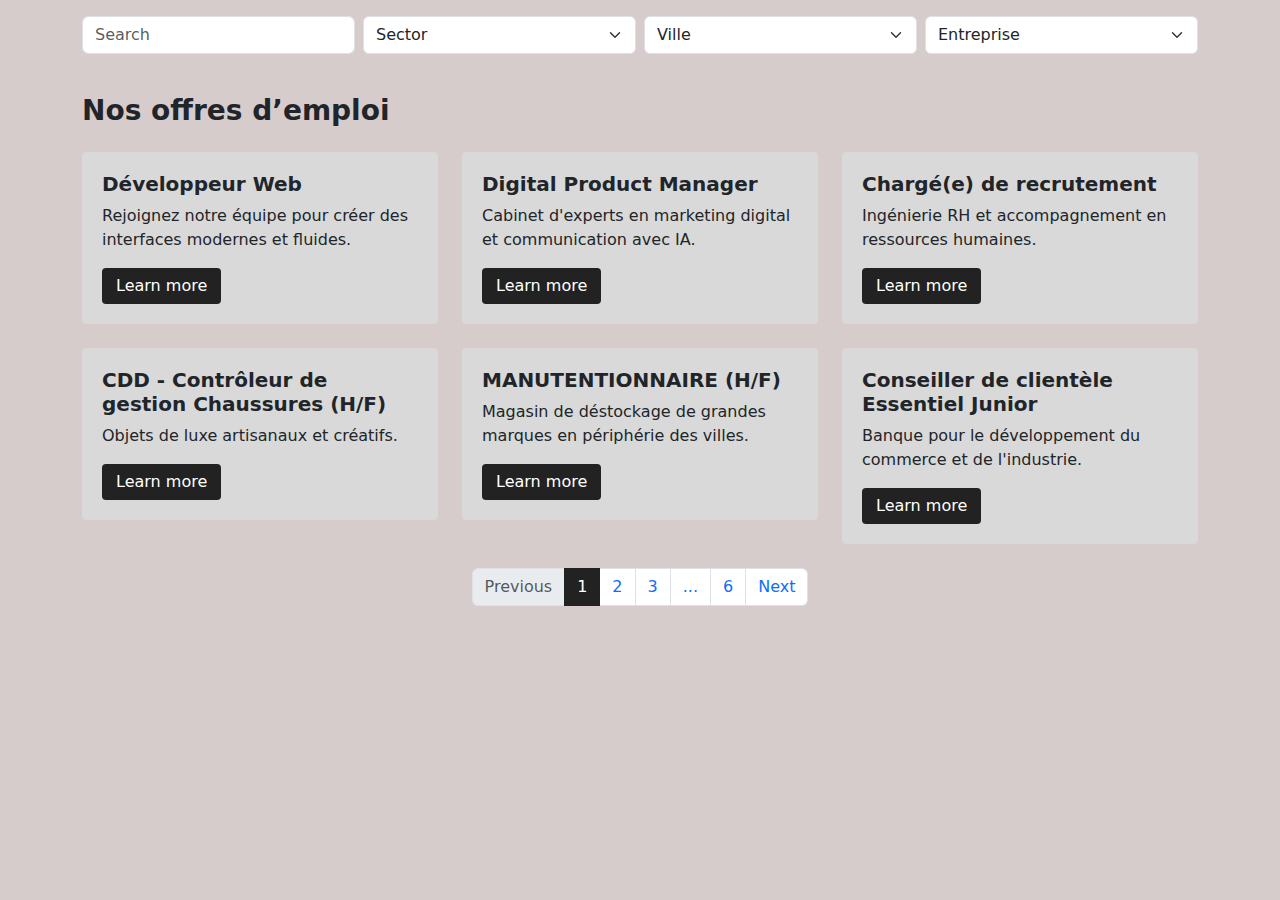
<file: html/css/offred'emploi.html>
<!DOCTYPE html>
<html lang="fr">
<head>
  <meta charset="UTF-8">
  <meta name="viewport" content="width=device-width, initial-scale=1.0">
  <title>Offres d'emploi</title>
  <link href="https://cdn.jsdelivr.net/npm/bootstrap@5.3.2/dist/css/bootstrap.min.css" rel="stylesheet">
  <style>
    body {
      background-color: #d7cccc;
    }
    .job-card {
      background-color: #d9d9d9;
      padding: 20px;
      border-radius: 4px;
      text-align: left;
    }
    .job-card h5 {
      font-weight: bold;
    }
    .job-card button {
      background-color: #222;
      color: #fff;
      border: none;
      padding: 6px 14px;
      border-radius: 4px;
    }
    .pagination .page-item.active .page-link {
      background-color: #222;
      border-color: #222;
    }
  </style>
</head>
<body>

  <!-- Barre de filtres -->
  <div class="container py-3">
    <div class="row g-2">
      <div class="col-md-3">
        <input type="text" class="form-control" placeholder="Search">
      </div>
      <div class="col-md-3">
        <select class="form-select">
          <option selected disabled>Sector</option>
          <option>Sector 1</option>
          <option>Sector 2</option>
          <option>Sector 3</option>
          <option>Sector 4</option>
        </select>
      </div>
      <div class="col-md-3">
        <select class="form-select">
          <option selected disabled>Ville</option>
          <option>Paris</option>
          <option>Lyon</option>
          <option>Marseille</option>
        </select>
      </div>
      <div class="col-md-3">
        <select class="form-select">
          <option selected disabled>Entreprise</option>
          <option>Entreprise A</option>
          <option>Entreprise B</option>
          <option>Entreprise C</option>
        </select>
      </div>
    </div>
  </div>

  <!-- Titre -->
  <div class="container">
    <h3 class="fw-bold my-4">Nos offres d’emploi</h3>

    <!-- Grille des offres -->
    <div class="row g-4">
      <div class="col-md-4">
        <div class="job-card">
          <h5>Développeur Web</h5>
          <p>Rejoignez notre équipe pour créer des interfaces modernes et fluides.</p>
          <button>Learn more</button>
        </div>
      </div>
      <div class="col-md-4">
        <div class="job-card">
          <h5>Digital Product Manager</h5>
          <p>Cabinet d'experts en marketing digital et communication avec IA.</p>
          <button>Learn more</button>
        </div>
      </div>
      <div class="col-md-4">
        <div class="job-card">
          <h5>Chargé(e) de recrutement</h5>
          <p>Ingénierie RH et accompagnement en ressources humaines.</p>
          <button>Learn more</button>
        </div>
      </div>
      <div class="col-md-4">
        <div class="job-card">
          <h5>CDD - Contrôleur de gestion Chaussures (H/F)</h5>
          <p>Objets de luxe artisanaux et créatifs.</p>
          <button>Learn more</button>
        </div>
      </div>
      <div class="col-md-4">
        <div class="job-card">
          <h5>MANUTENTIONNAIRE (H/F)</h5>
          <p>Magasin de déstockage de grandes marques en périphérie des villes.</p>
          <button>Learn more</button>
        </div>
      </div>
      <div class="col-md-4">
        <div class="job-card">
          <h5>Conseiller de clientèle Essentiel Junior</h5>
          <p>Banque pour le développement du commerce et de l'industrie.</p>
          <button>Learn more</button>
        </div>
      </div>
    </div>

    <!-- Pagination -->
    <nav aria-label="Page navigation" class="my-4">
      <ul class="pagination justify-content-center">
        <li class="page-item disabled"><a class="page-link">Previous</a></li>
        <li class="page-item active"><a class="page-link" href="#">1</a></li>
        <li class="page-item"><a class="page-link" href="#">2</a></li>
        <li class="page-item"><a class="page-link" href="#">3</a></li>
        <li class="page-item"><a class="page-link" href="#">...</a></li>
        <li class="page-item"><a class="page-link" href="#">6</a></li>
        <li class="page-item"><a class="page-link" href="#">Next</a></li>
      </ul>
    </nav>
  </div>

</body>
</html>
</file>
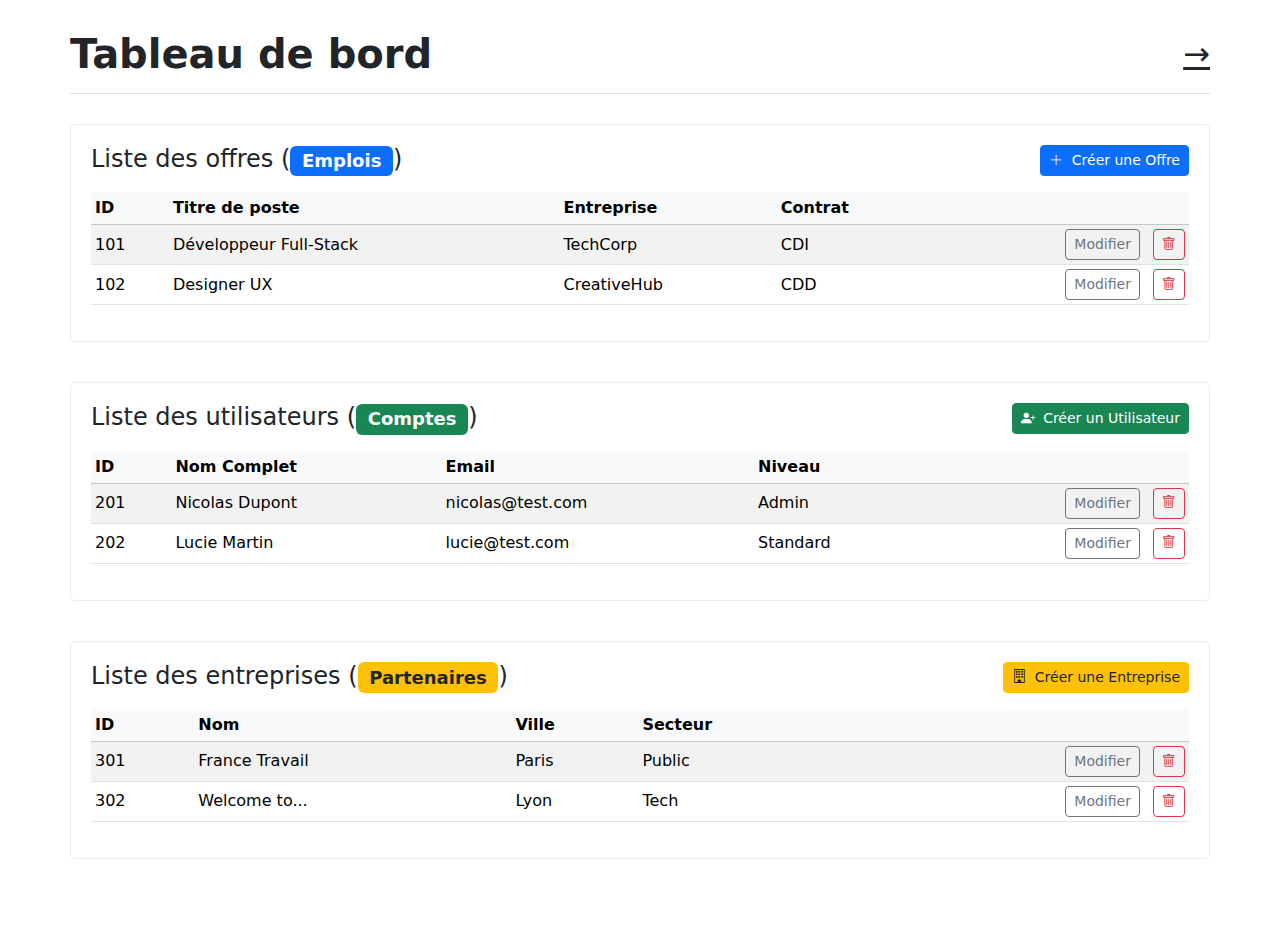
<file: html/css/pageadmin.html>
<!DOCTYPE html>
<html lang="fr">
<head>
    <meta charset="UTF-8">
    <meta name="viewport" content="width=device-width, initial-scale=1.0">
    <title>Admin Dashboard</title>
    <link href="https://cdn.jsdelivr.net/npm/bootstrap@5.3.3/dist/css/bootstrap.min.css" rel="stylesheet">
    <link href="https://cdn.jsdelivr.net/npm/bootstrap-icons@1.11.3/font/bootstrap-icons.css" rel="stylesheet">
    <style>
        /* CSS pour la disposition générale (style colonne unique pour l'accueil) */
        .admin-dashboard {
            padding: 30px;
            max-width: 1200px; /* Largeur maximale pour le tableau de bord */
            margin: 0 auto;
        }

        .dashboard-header {
            border-bottom: 1px solid #dee2e6;
            padding-bottom: 15px;
            margin-bottom: 30px;
        }

        .list-section {
            margin-bottom: 40px;
            padding: 20px;
            border: 1px solid #e9ecef;
            border-radius: 5px;
            background-color: #ffffff;
        }
    </style>
</head>
<body>

<div class="admin-dashboard">
    <div class="d-flex justify-content-between align-items-center dashboard-header">
        <h1 class="fw-bold m-0">Tableau de bord</h1>
        <a href="#" class="text-dark fs-2">&rarr;</a>
    </div>

    <div class="list-section">
        <div class="d-flex justify-content-between align-items-center mb-3">
            <h4 class="mb-0">Liste des offres (<span class="badge bg-primary">Emplois</span>)</h4>
            <button class="btn btn-primary btn-sm" data-bs-toggle="modal" data-bs-target="#modalCreateOffre">
                <i class="bi bi-plus-lg me-1"></i> Créer une Offre
            </button>
        </div>
        <div class="table-responsive">
            <table class="table table-striped table-sm align-middle">
                <thead>
                    <tr class="table-light">
                        <th>ID</th>
                        <th>Titre de poste</th>
                        <th>Entreprise</th>
                        <th>Contrat</th>
                        <th></th>
                    </tr>
                </thead>
                <tbody>
                    <tr>
                        <td>101</td>
                        <td>Développeur Full-Stack</td>
                        <td>TechCorp</td>
                        <td>CDI</td>
                        <td class="text-end">
                            <button class="btn btn-sm btn-outline-secondary me-2" data-bs-toggle="modal" data-bs-target="#modalCreateOffre" data-is-edit="true">Modifier</button>
                            <button class="btn btn-sm btn-outline-danger" onclick="deleteRow(this)"><i class="bi bi-trash"></i></button>
                        </td>
                    </tr>
                    <tr>
                        <td>102</td>
                        <td>Designer UX</td>
                        <td>CreativeHub</td>
                        <td>CDD</td>
                        <td class="text-end">
                            <button class="btn btn-sm btn-outline-secondary me-2" data-bs-toggle="modal" data-bs-target="#modalCreateOffre" data-is-edit="true">Modifier</button>
                            <button class="btn btn-sm btn-outline-danger" onclick="deleteRow(this)"><i class="bi bi-trash"></i></button>
                        </td>
                    </tr>
                </tbody>
            </table>
        </div>
    </div>

    <div class="list-section">
        <div class="d-flex justify-content-between align-items-center mb-3">
            <h4 class="mb-0">Liste des utilisateurs (<span class="badge bg-success">Comptes</span>)</h4>
            <button class="btn btn-success btn-sm" data-bs-toggle="modal" data-bs-target="#modalCreateUtilisateur">
                <i class="bi bi-person-plus-fill me-1"></i> Créer un Utilisateur
            </button>
        </div>
        <div class="table-responsive">
            <table class="table table-striped table-sm align-middle">
                <thead>
                    <tr class="table-light">
                        <th>ID</th>
                        <th>Nom Complet</th>
                        <th>Email</th>
                        <th>Niveau</th>
                        <th></th>
                    </tr>
                </thead>
                <tbody>
                    <tr>
                        <td>201</td>
                        <td>Nicolas Dupont</td>
                        <td>nicolas@test.com</td>
                        <td>Admin</td>
                        <td class="text-end">
                            <button class="btn btn-sm btn-outline-secondary me-2" data-bs-toggle="modal" data-bs-target="#modalCreateUtilisateur" data-is-edit="true">Modifier</button>
                            <button class="btn btn-sm btn-outline-danger" onclick="deleteRow(this)"><i class="bi bi-trash"></i></button>
                        </td>
                    </tr>
                    <tr>
                        <td>202</td>
                        <td>Lucie Martin</td>
                        <td>lucie@test.com</td>
                        <td>Standard</td>
                        <td class="text-end">
                            <button class="btn btn-sm btn-outline-secondary me-2" data-bs-toggle="modal" data-bs-target="#modalCreateUtilisateur" data-is-edit="true">Modifier</button>
                            <button class="btn btn-sm btn-outline-danger" onclick="deleteRow(this)"><i class="bi bi-trash"></i></button>
                        </td>
                    </tr>
                </tbody>
            </table>
        </div>
    </div>

    <div class="list-section">
        <div class="d-flex justify-content-between align-items-center mb-3">
            <h4 class="mb-0">Liste des entreprises (<span class="badge bg-warning text-dark">Partenaires</span>)</h4>
            <button class="btn btn-warning btn-sm text-dark" data-bs-toggle="modal" data-bs-target="#modalCreateEntreprise">
                <i class="bi bi-building me-1"></i> Créer une Entreprise
            </button>
        </div>
        <div class="table-responsive">
            <table class="table table-striped table-sm align-middle">
                <thead>
                    <tr class="table-light">
                        <th>ID</th>
                        <th>Nom</th>
                        <th>Ville</th>
                        <th>Secteur</th>
                        <th></th>
                    </tr>
                </thead>
                <tbody>
                    <tr>
                        <td>301</td>
                        <td>France Travail</td>
                        <td>Paris</td>
                        <td>Public</td>
                        <td class="text-end">
                            <button class="btn btn-sm btn-outline-secondary me-2" data-bs-toggle="modal" data-bs-target="#modalCreateEntreprise" data-is-edit="true">Modifier</button>
                            <button class="btn btn-sm btn-outline-danger" onclick="deleteRow(this)"><i class="bi bi-trash"></i></button>
                        </td>
                    </tr>
                    <tr>
                        <td>302</td>
                        <td>Welcome to...</td>
                        <td>Lyon</td>
                        <td>Tech</td>
                        <td class="text-end">
                            <button class="btn btn-sm btn-outline-secondary me-2" data-bs-toggle="modal" data-bs-target="#modalCreateEntreprise" data-is-edit="true">Modifier</button>
                            <button class="btn btn-sm btn-outline-danger" onclick="deleteRow(this)"><i class="bi bi-trash"></i></button>
                        </td>
                    </tr>
                </tbody>
            </table>
        </div>
    </div>
</div>

<div class="modal fade" id="modalCreateOffre" tabindex="-1" aria-labelledby="modalOffreLabel" aria-hidden="true">
    <div class="modal-dialog">
        <div class="modal-content">
            <div class="modal-header">
                <h5 class="modal-title" id="modalOffreLabel">Formulaire de création (Offres)</h5>
                <button type="button" class="btn-close" data-bs-dismiss="modal" aria-label="Close"></button>
            </div>
            <div class="modal-body">
                <form id="formOffre">
                    <div class="mb-3">
                        <label class="form-label">Entreprise :</label>
                        <input class="form-control" name="Entreprise" value=""></select>
                    </div>
                    <div class="mb-3">
                        <label class="form-label">Titre de poste :</label>
                        <input type="text" class="form-control" name="titrePoste" value="" required>
                    </div>
                    <div class="mb-3">
                        <label class="form-label">Ville :</label>
                        <input type="text" class="form-control" name="ville" value="">
                    </div>
                    <div class="mb-3">
                        <label class="form-label">Secteur :</label>
                        <input class="form-control"></select>
                    </div>
                    <div class="mb-3">
                        <label class="form-label">Type de Contrat :</label>
                        <input class="form-control"></select>
                    </div>
                    <div class="mb-3">
                        <label class="form-label">Description courte :</label>
                        <input type="text" class="form-control" name="descriptionCourte" value="">
                    </div>
                    <div class="mb-3">
                        <label class="form-label">Détails :</label>
                        <textarea class="form-control" rows="3" name="details"></textarea>
                    </div>
                </form>
            </div>
            <div class="modal-footer">
                <button type="button" class="btn btn-secondary" data-bs-dismiss="modal">Annuler</button>
                <button type="submit" class="btn btn-dark" id="btnOffreAction">Publier</button>
            </div>
        </div>
    </div>
</div>

<div class="modal fade" id="modalCreateEntreprise" tabindex="-1" aria-labelledby="modalEntrepriseLabel" aria-hidden="true">
    <div class="modal-dialog">
        <div class="modal-content">
            <div class="modal-header">
                <h5 class="modal-title" id="modalEntrepriseLabel">Formulaire de création (Entreprises)</h5>
                <button type="button" class="btn-close" data-bs-dismiss="modal" aria-label="Close"></button>
            </div>
            <div class="modal-body">
                <form id="formEntreprise">
                    <div class="mb-3">
                        <label class="form-label">Nom de l'Entreprise :</label>
                        <input type="text" class="form-control" name="nomEntreprise" value="">
                    </div>
                    <div class="mb-3">
                        <label class="form-label">Ville :</label>
                        <input type="text" class="form-control" name="villeEntreprise" value="">
                    </div>
                    <div class="mb-3">
                        <label class="form-label">Secteur :</label>
                        <select class="form-select"></select>
                    </div>
                    <div class="mb-3">
                        <label class="form-label">Email :</label>
                        <input type="email" class="form-control" name="emailEntreprise" value="">
                    </div>
                    <div class="mb-3">
                        <label class="form-label">Téléphone :</label>
                        <input type="tel" class="form-control" name="telEntreprise" value="">
                    </div>
                </form>
            </div>
            <div class="modal-footer">
                <button type="button" class="btn btn-secondary" data-bs-dismiss="modal">Annuler</button>
                <button type="submit" class="btn btn-dark" id="btnEntrepriseAction">Publier</button>
            </div>
        </div>
    </div>
</div>

<div class="modal fade" id="modalCreateUtilisateur" tabindex="-1" aria-labelledby="modalUtilisateurLabel" aria-hidden="true">
    <div class="modal-dialog">
        <div class="modal-content">
            <div class="modal-header">
                <h5 class="modal-title" id="modalUtilisateurLabel">Formulaire de création (Utilisateurs)</h5>
                <button type="button" class="btn-close" data-bs-dismiss="modal" aria-label="Close"></button>
            </div>
            <div class="modal-body">
                <form id="formUtilisateur">
                    <div class="mb-3">
                        <label class="form-label">Nom :</label>
                        <input type="text" class="form-control" name="nomUtilisateur">
                    </div>
                    <div class="mb-3">
                        <label class="form-label">Prénom :</label>
                        <input type="text" class="form-control" name="prenomUtilisateur">
                    </div>
                    <div class="mb-3">
                        <label class="form-label">Adresse :</label>
                        <input type="text" class="form-control" name="adresseUtilisateur">
                    </div>
                    <div class="mb-3">
                        <label class="form-label">Code Postal / Ville :</label>
                        <input type="text" class="form-control" name="cpVilleUtilisateur">
                    </div>
                    <div class="mb-3">
                        <label class="form-label">Email :</label>
                        <input type="email" class="form-control" name="emailUtilisateur">
                    </div>
                    <div class="mb-3">
                        <label class="form-label">Téléphone :</label>
                        <input type="tel" class="form-control" name="telUtilisateur">
                    </div>
                    <div class="mb-3">
                        <label class="form-label">Sexe :</label>
                        <input type="text" class="form-control" name="sexeUtilisateur">
                    </div>
                    <div class="mb-3">
                        <label class="form-label">Niveau :</label>
                        <input type="text" class="form-control" name="niveauUtilisateur">
                    </div>
                </form>
            </div>
            <div class="modal-footer">
                <button type="button" class="btn btn-secondary" data-bs-dismiss="modal">Annuler</button>
                <button type="submit" class="btn btn-dark" id="btnUtilisateurAction">Publier</button>
            </div>
        </div>
    </div>
</div>


<script src="https://cdn.jsdelivr.net/npm/bootstrap@5.3.3/dist/js/bootstrap.bundle.min.js"></script>

<script>
    // ###########################################################
    // 1. LOGIQUE DE SUPPRESSION DE LIGNE (Corbeille)
    // ###########################################################

    /**
     * Supprime la ligne de tableau (<tr>) parente du bouton cliqué.
     * @param {HTMLElement} button - Le bouton de suppression qui a été cliqué.
     */
    function deleteRow(button) {
        if (confirm("Êtes-vous sûr de vouloir supprimer cet enregistrement ?")) {
            // Trouver l'élément <tr> (la ligne du tableau) la plus proche
            const row = button.closest('tr');
            if (row) {
                // Supprimer la ligne du tableau
                row.remove();
                console.log("Ligne supprimée avec succès (ID: " + row.querySelector('td:first-child').textContent + ")");
                // NOTE : Dans une application réelle, vous feriez ici un appel AJAX
                // pour envoyer la commande de suppression au serveur.
            }
        }
    }

    // ###########################################################
    // 2. LOGIQUE D'OUVERTURE POUR MODIFIER (Simulation)
    // ###########################################################

    // Écouteur d'événement global pour l'ouverture de n'importe quelle modale
    document.addEventListener('DOMContentLoaded', () => {
        const modals = document.querySelectorAll('.modal');
        modals.forEach(modal => {
            modal.addEventListener('show.bs.modal', function (event) {
                const button = event.relatedTarget; // Le bouton qui a déclenché l'ouverture
                const isEdit = button.getAttribute('data-is-edit') === 'true';
                const modalId = this.id;
                
                // Récupérer le titre de la modale et le bouton d'action
                const modalTitle = this.querySelector('.modal-title');
                const actionButton = this.querySelector('.modal-footer button[type="submit"]');

                if (isEdit) {
                    // C'est un clic sur "Modifier"
                    modalTitle.textContent = modalTitle.textContent.replace('création', 'Modification');
                    actionButton.textContent = 'Enregistrer les modifications';
                    actionButton.classList.remove('btn-dark');
                    actionButton.classList.add('btn-primary');
                    
                    // SIMULATION DE REMPLISSAGE DES CHAMPS :
                    // Dans un vrai projet, vous utiliseriez l'ID de la ligne
                    // (ex: ID 101) pour charger les données depuis votre base de données.
                    
                    // Ici, nous simulerons le remplissage des champs de l'offre
                    // Pour voir le changement, vous pouvez retirer l'attribut 'value'
                    // de l'input dans le code HTML pour ce test.
                    if (modalId === 'modalCreateOffre') {
                        document.querySelector('#formOffre input[name="titrePoste"]').value = "Valeur Modifiée (Exemple)";
                    }
                    // Vous feriez de même pour les autres formulaires (Entreprise, Utilisateur)
                    
                } else {
                    // C'est un clic sur "Créer"
                    modalTitle.textContent = modalTitle.textContent.replace('Modification', 'création');
                    actionButton.textContent = 'Publier';
                    actionButton.classList.remove('btn-primary');
                    actionButton.classList.add('btn-dark');
                    
                    // Vider les champs pour une nouvelle création (si les champs n'ont pas d'attribut 'value' statique)
                    this.querySelector('form').reset();
                }
            });
        });
    });
</script>
</body>
</html>
</file>
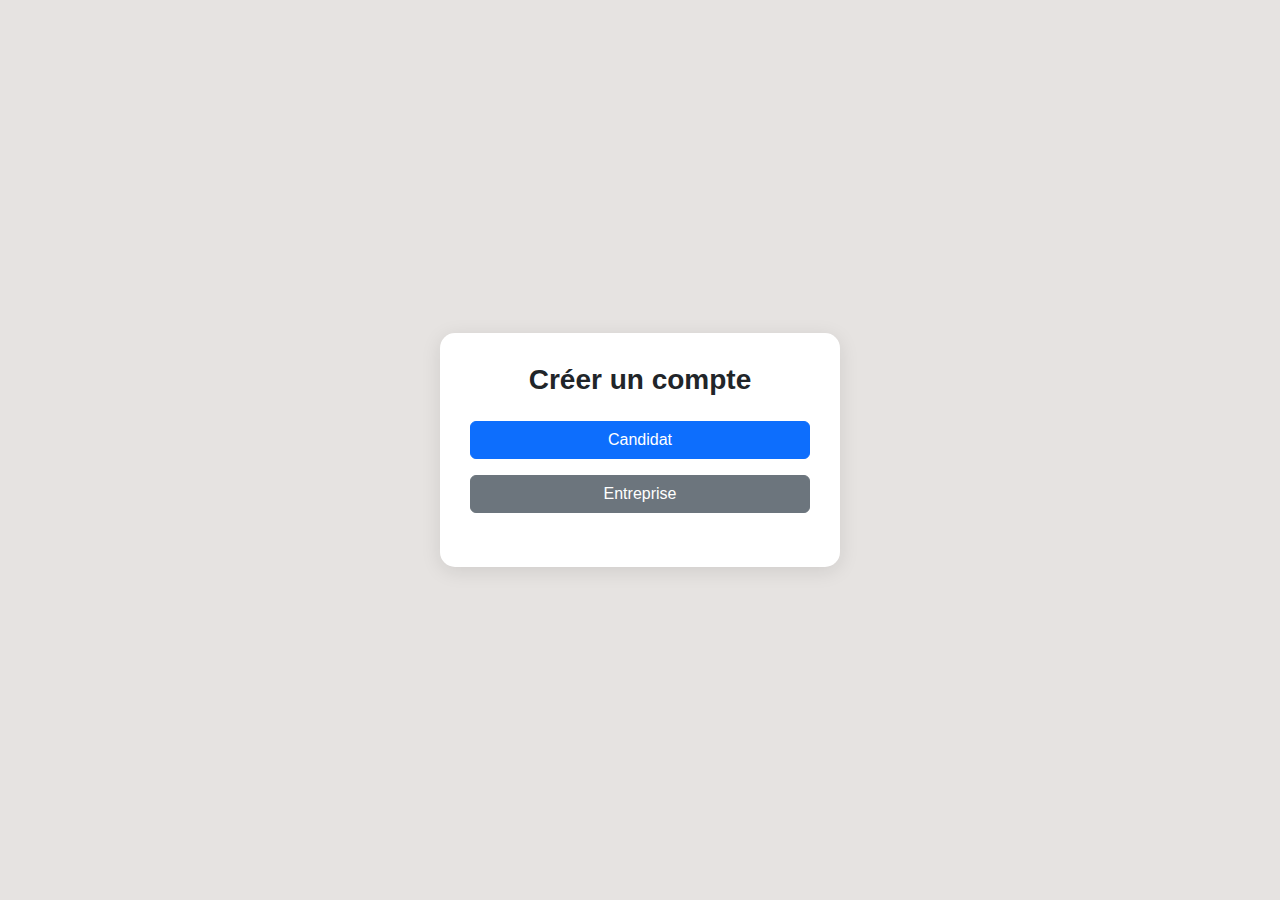
<file: html/css/pageconnexion.html>
<!DOCTYPE html>
<html lang="fr">
<head>
    <meta charset="UTF-8">
    <meta name="viewport" content="width=device-width, initial-scale=1.0">
    <title>Connexion / Inscription</title>
    <link href="https://cdn.jsdelivr.net/npm/bootstrap@5.3.3/dist/css/bootstrap.min.css" rel="stylesheet">
    <style>
        /* CSS Imbriqué pour le design */
        body {
            /* Reproduit le fond gris clair de la capture d'écran */
            background-color: #e6e3e1; 
            display: flex;
            justify-content: center;
            align-items: center;
            min-height: 100vh;
            margin: 0;
            font-family: Arial, sans-serif;
        }

        /* Style de la carte centrale de connexion (Choix) */
        .auth-card {
            background: white;
            padding: 30px;
            border-radius: 15px; /* Bordures arrondies */
            box-shadow: 0 4px 20px rgba(0, 0, 0, 0.1);
            max-width: 400px;
            width: 90%;
            text-align: center;
        }

        /* Style des champs de formulaire personnalisés (gris clair) */
        .form-control-custom {
            background-color: #e9ecef;
            border: 1px solid #ced4da;
            padding: 10px 15px;
            border-radius: 5px;
            transition: border-color 0.15s ease-in-out, box-shadow 0.15s ease-in-out;
            margin-bottom: 15px;
            width: 100%;
        }

        .form-control-custom:focus {
            background-color: #fff;
            border-color: #80bdff;
            outline: 0;
            box-shadow: 0 0 0 0.25rem rgba(0, 123, 255, 0.25);
        }

        /* Styles spécifiques pour les inputs Candidat (Nom/Prénom côte à côte) */
        .input-group-half .form-control-custom {
            margin-right: 10px;
        }

        /* Style pour le bouton "Créer mon compte" (Noir) */
        .btn-auth-submit {
            background-color: #343a40;
            color: white;
            border: none;
            padding: 10px 20px;
            border-radius: 5px;
            width: 100%;
            font-weight: bold;
            margin-bottom: 10px;
        }

        /* Style pour les liens */
        .auth-link {
            color: #007bff;
            text-decoration: none;
            font-size: 0.9em;
        }

        /* Ajustement du Select Bootstrap pour le style gris */
        .form-select-custom {
            appearance: none; /* Cache la flèche par défaut */
            background-color: #e9ecef;
            border: 1px solid #ced4da;
            padding: 10px 15px;
            border-radius: 5px;
            margin-bottom: 15px;
            width: 100%;
            cursor: pointer;
        }

        /* Amélioration de l'esthétique du bouton Ajouter Fichier */
        .custom-file-upload {
            border: 1px solid #ced4da;
            display: inline-block;
            padding: 6px 12px;
            cursor: pointer;
            border-radius: 5px;
            background-color: #f8f9fa;
            width: 100%;
            text-align: left;
        }
        
    </style>
</head>
<body>

<div class="auth-card">
    <h3 class="mb-4 fw-bold">Créer un compte</h3>
    
    <p class="text-muted"></p>

    <button class="btn btn-primary w-100 mb-3" data-bs-toggle="modal" data-bs-target="#modalInscriptionCandidat">
        Candidat
    </button>
    
    <button class="btn btn-secondary w-100 mb-4" data-bs-toggle="modal" data-bs-target="#modalInscriptionEntreprise">
        Entreprise
    </button>
</div>


<div class="modal fade" id="modalInscriptionCandidat" tabindex="-1" aria-labelledby="modalCandidatLabel" aria-hidden="true">
    <div class="modal-dialog modal-dialog-centered">
        <div class="modal-content auth-card p-4">
            <button type="button" class="btn-close position-absolute top-0 end-0 m-3" data-bs-dismiss="modal" aria-label="Close"></button>
            
            <h4 class="mb-4 fw-bold">Créer un compte</h4>
            
            <form action="traitement_candidat.php" method="POST"></form><div class="d-flex input-group-half">
                    <input type="text" name="Nom"placeholder="Nom" class="form-control-custom" required>
                    <input type="text" name="Prénom" placeholder="Prénom" class="form-control-custom" required>
                </div>
                <input type="email" name="email" placeholder="Email" class="form-control-custom" required>
                <input type="password" name="Mot de passe" placeholder="Mot de passe" class="form-control-custom" required>
                <input type="password" name="Confirmation" placeholder="Confirmation" class="form-control-custom" required>
                
                <button type="submit" class="btn-auth-submit mt-3">Créer mon compte</button>
            </form>
            
            <div class="mt-3">
                <a href="#" class="auth-link">Déjà un compte ? Se connecter</a>
            </div>
        </div>
    </div>
</div>


<div class="modal fade" id="modalInscriptionEntreprise" tabindex="-1" aria-labelledby="modalEntrepriseLabel" aria-hidden="true">
    <div class="modal-dialog modal-dialog-centered">
        <div class="modal-content auth-card p-4">
            <button type="button" class="btn-close position-absolute top-0 end-0 m-3" data-bs-dismiss="modal" aria-label="Close"></button>
            
            <h4 class="mb-4 fw-bold">Créer un compte</h4>
            
            <form>
                <input type="text" placeholder="Nom de l'Entreprise" class="form-control-custom" required>
                <input type="email" placeholder="Email" class="form-control-custom" required>
                <select class="form-select-custom" required>
                <option value="" selected disabled>Secteur d'activité</option>
                <option value="Informatique">Informatique / IT / Télécommunications</option>
                <option value="Industrie">Industrie / Production / Fabrication</option>
                <option value="Finance">Banque / Finance / Assurance</option>
                <option value="Commerce">Commerce / Distribution / Vente</option>
                <option value="Services">Services aux entreprises / Conseil</option>
                <option value="Sante">Santé / Social / Médical</option>
                <option value="BTP">BTP / Construction</option>
                <option value="Transport">Transport / Logistique</option>
                <option value="Restauration">Hôtellerie / Restauration / Tourisme</option>
                <option value="Education">Éducation / Formation / Recherche</option>
                <option value="Administration">Administration / Fonction Publique</option>
                <option value="Art">Art / Culture / Communication</option>
                <option value="Agriculture">Agriculture / Agroalimentaire</option>
                <select class="form-select-custom">
                </select>

                <input type="text" placeholder="N° de SIRET" class="form-control-custom" required>
                
                <input type="password" placeholder="Mot de Passe" class="form-control-custom" required>
                <input type="password" placeholder="Confirmation" class="form-control-custom" required>
                
                <div class="mb-3">
                    <label for="kbisUpload" class="custom-file-upload">
                        <i class="bi bi-cloud-arrow-up-fill me-2"></i> Ajouter Fichier (KBIS)
                    </label>
                    <input type="file" id="kbisUpload" class="d-none"> </div>

                <button type="submit" class="btn-auth-submit mt-3">Créer mon compte</button>
            </form>
            
            <div class="mt-3">
                <a href="#" class="auth-link">Déjà un compte ? Se connecter</a>
            </div>
        </div>
    </div>
</div>


<script src="https://cdn.jsdelivr.net/npm/bootstrap@5.3.3/dist/js/bootstrap.bundle.min.js"></script>
<link href="https://cdn.jsdelivr.net/npm/bootstrap-icons@1.11.3/font/bootstrap-icons.css" rel="stylesheet">
</body>
</html>
</file>
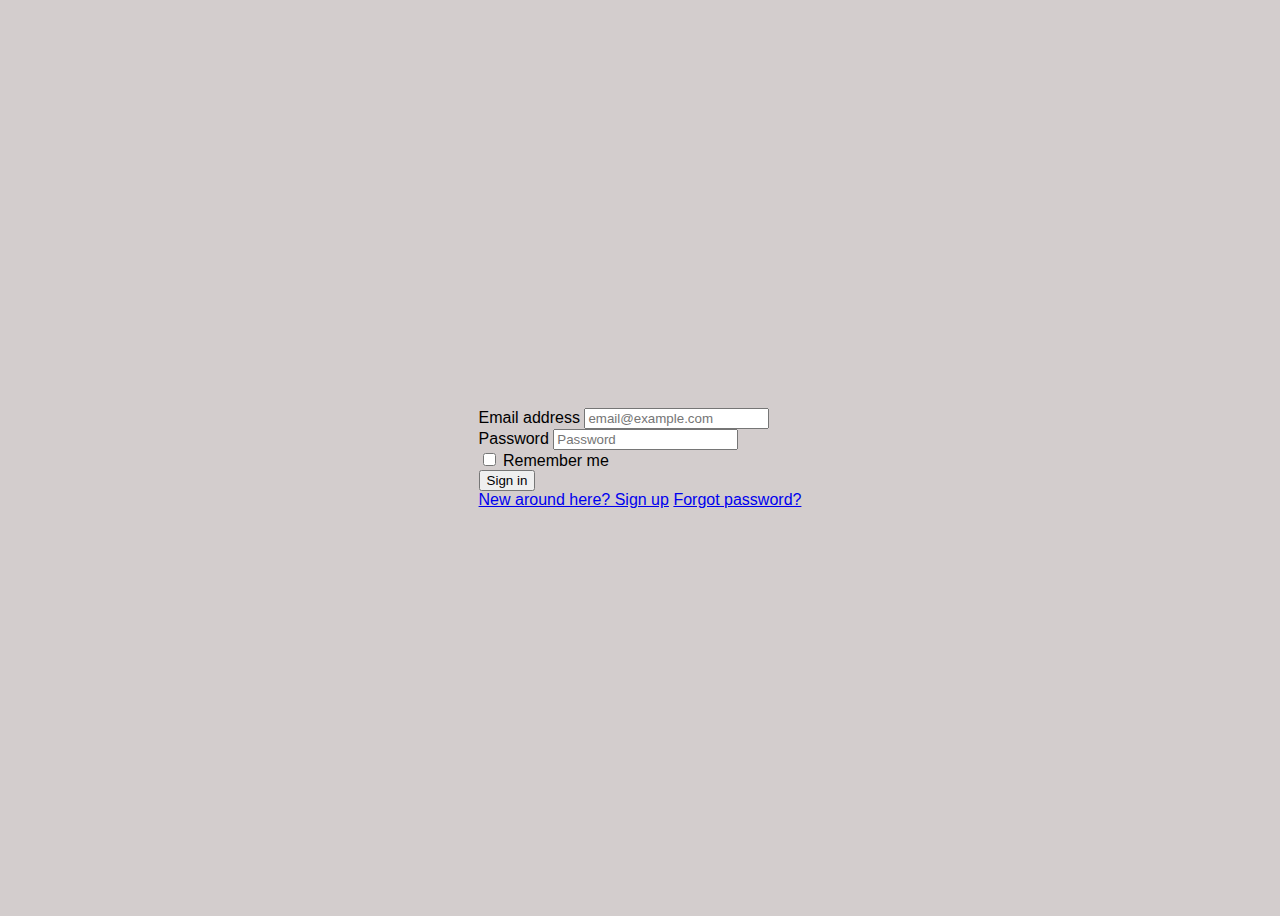
<file: html/css/pageloginadmin.html>
<!DOCTYPE html>
<html lang="fr">
<head>
    <meta charset="UTF-8">
    <meta name="viewport" content="width=device-width, initial-scale=1.0">
    <title>Document</title>

<style>
body {
  font-family: "Inter", sans-serif;
  background-color: #d3cdcd;
  display: flex;
  justify-content: center;
  align-items: center;
  height: 100vh;
}

.container {
  width: 100%;
  max-width: 400px;
  padding: 20px;
  background-color: #d3cdcd;
}

.form-card {
  background-color: white;
  padding: 30px;
  border-radius: 8px;
  box-shadow: 0 0 10px rgba(0,0,0,0.1);
}

.form-card h2 {
  text-align: center;
  margin-bottom: 20px;
}

.form-card label {
  display: block;
  margin-top: 15px;
  font-weight: bold;
}

.form-card input,
.form-card select {
  width: 100%;
  padding: 10px;
  margin-top: 5px;
  border: 1px solid #ccc;
  border-radius: 4px;
}

.form-card button {
  width: 100%;
  padding: 12px;
  margin-top: 20px;
  background-color: #007bff;
  color: white;
  border: none;
  border-radius: 4px;
  cursor: pointer;
}

.form-card button:hover {
  background-color: #0056b3;
}

.login-link {
  text-align: center;
  margin-top: 15px;
}


</style>

  </head>
<body>
    <div class="dropdown-menu">
  <form class="px-4 py-3">
    <div class="form-group">
      <label for="exampleDropdownFormEmail1">Email address</label>
      <input type="email" class="form-control" id="exampleDropdownFormEmail1" placeholder="email@example.com">
    </div>
    <div class="form-group">
      <label for="exampleDropdownFormPassword1">Password</label>
      <input type="password" class="form-control" id="exampleDropdownFormPassword1" placeholder="Password">
    </div>
    <div class="form-check">
      <input type="checkbox" class="form-check-input" id="dropdownCheck">
      <label class="form-check-label" for="dropdownCheck">
        Remember me
      </label>
    </div>
    <button type="submit" class="btn btn-primary">Sign in</button>
  </form>
  <div class="dropdown-divider"></div>
  <a class="dropdown-item" href="#">New around here? Sign up</a>
  <a class="dropdown-item" href="#">Forgot password?</a>
</div>
    
</body>
</html>
</file>
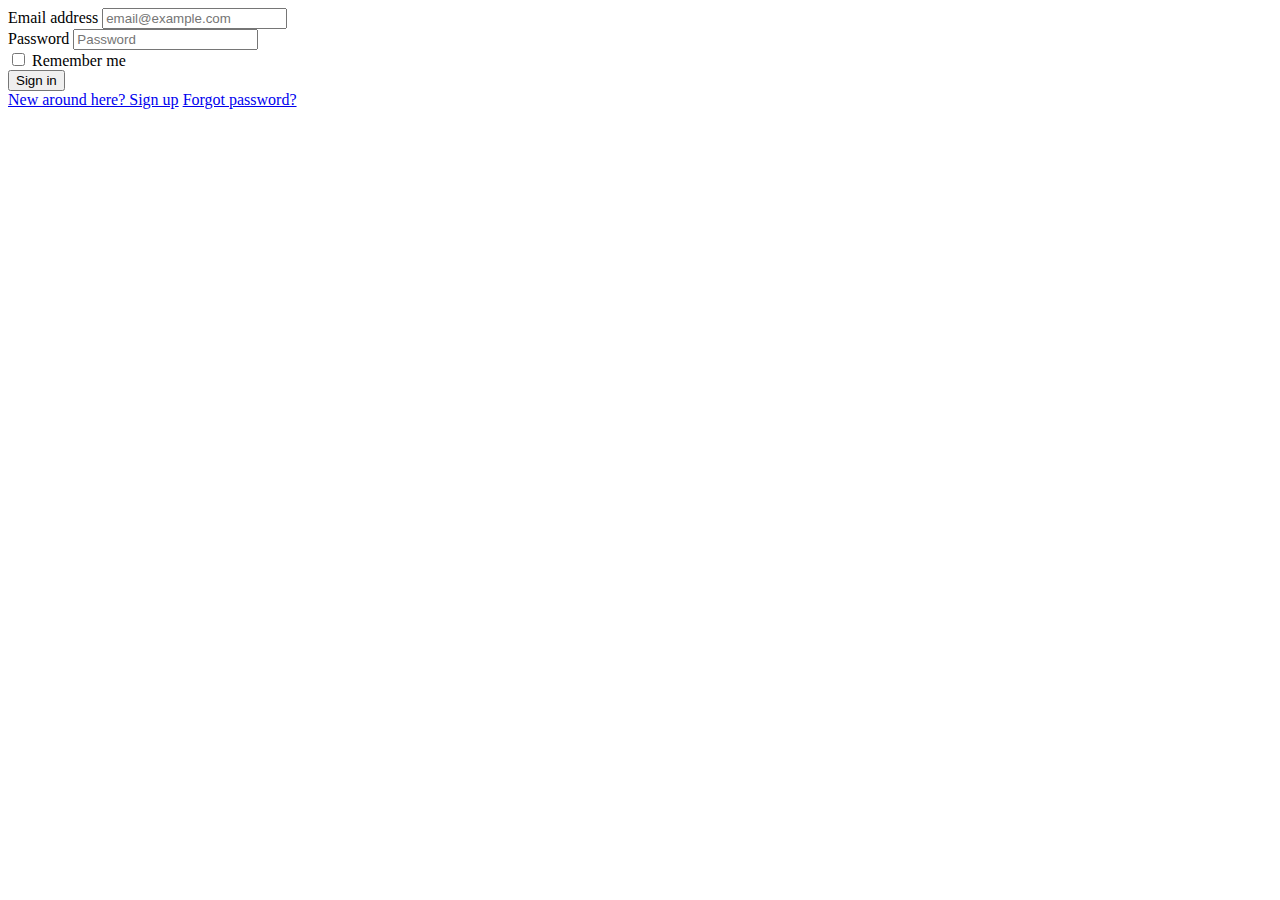
<file: html/css/pagelogincandidat.html>
<!DOCTYPE html>
<html lang="fr">
<head>
    <meta charset="UTF-8">
    <meta name="viewport" content="width=device-width, initial-scale=1.0">
    <title>Document</title>



  </head>
<body>
    <div class="dropdown-menu">
  <form class="px-4 py-3">
    <div class="form-group">
      <label for="exampleDropdownFormEmail1">Email address</label>
      <input type="email" class="form-control" id="exampleDropdownFormEmail1" placeholder="email@example.com">
    </div>
    <div class="form-group">
      <label for="exampleDropdownFormPassword1">Password</label>
      <input type="password" class="form-control" id="exampleDropdownFormPassword1" placeholder="Password">
    </div>
    <div class="form-check">
      <input type="checkbox" class="form-check-input" id="dropdownCheck">
      <label class="form-check-label" for="dropdownCheck">
        Remember me
      </label>
    </div>
    <button type="submit" class="btn btn-primary">Sign in</button>
  </form>
  <div class="dropdown-divider"></div>
  <a class="dropdown-item" href="#">New around here? Sign up</a>
  <a class="dropdown-item" href="#">Forgot password?</a>
</div>
    
</body>
</html>
</file>
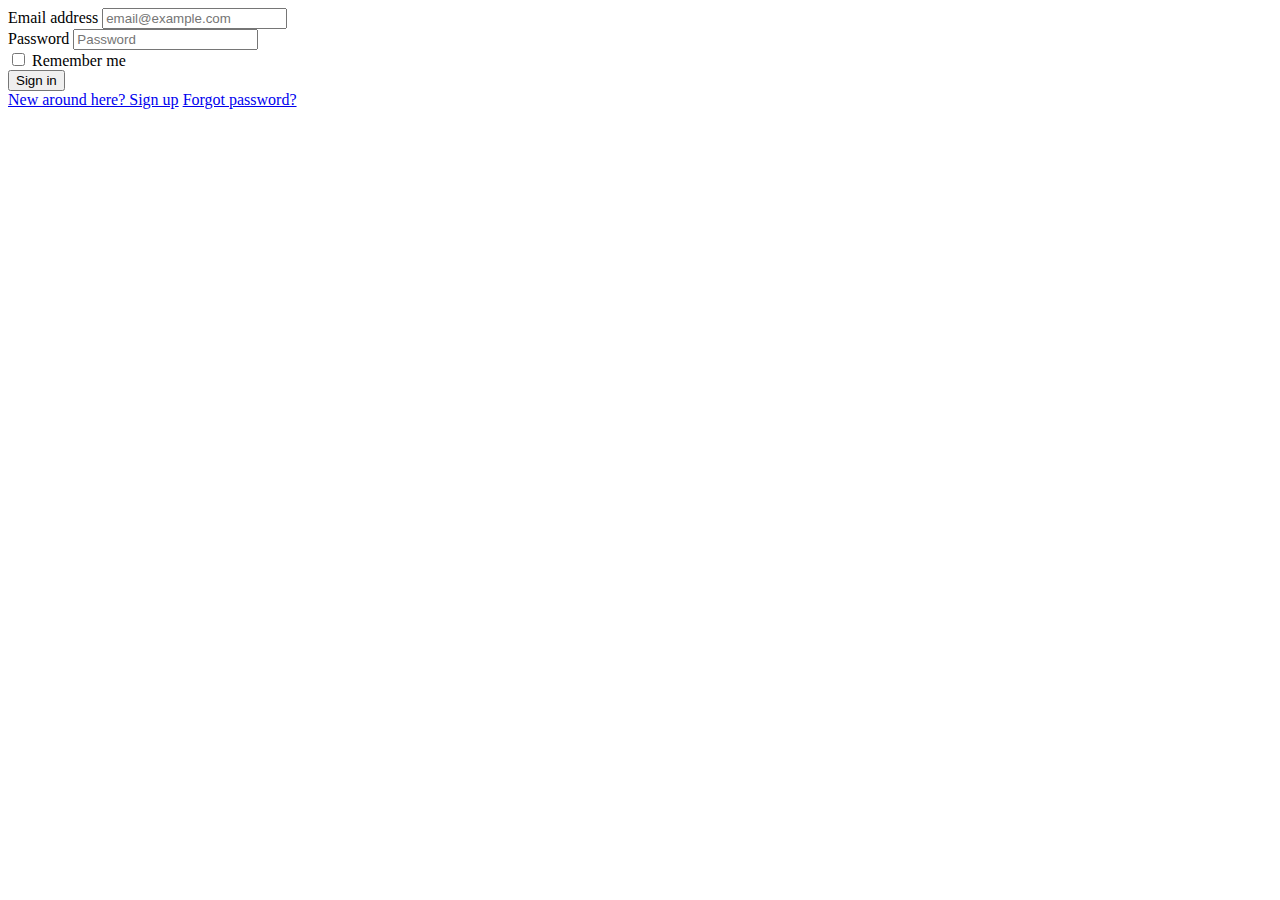
<file: html/css/pageloginentreprise.html>
<!DOCTYPE html>
<html lang="fr">
<head>
    <meta charset="UTF-8">
    <meta name="viewport" content="width=device-width, initial-scale=1.0">
    <title>Document</title>
</head>
<body>
    <div class="dropdown-menu">
  <form class="px-4 py-3">
    <div class="form-group">
      <label for="exampleDropdownFormEmail1">Email address</label>
      <input type="email" class="form-control" id="exampleDropdownFormEmail1" placeholder="email@example.com">
    </div>
    <div class="form-group">
      <label for="exampleDropdownFormPassword1">Password</label>
      <input type="password" class="form-control" id="exampleDropdownFormPassword1" placeholder="Password">
    </div>
    <div class="form-check">
      <input type="checkbox" class="form-check-input" id="dropdownCheck">
      <label class="form-check-label" for="dropdownCheck">
        Remember me
      </label>
    </div>
    <button type="submit" class="btn btn-primary">Sign in</button>
  </form>
  <div class="dropdown-divider"></div>
  <a class="dropdown-item" href="#">New around here? Sign up</a>
  <a class="dropdown-item" href="#">Forgot password?</a>
</div>
    
</body>
</html>
</file>
